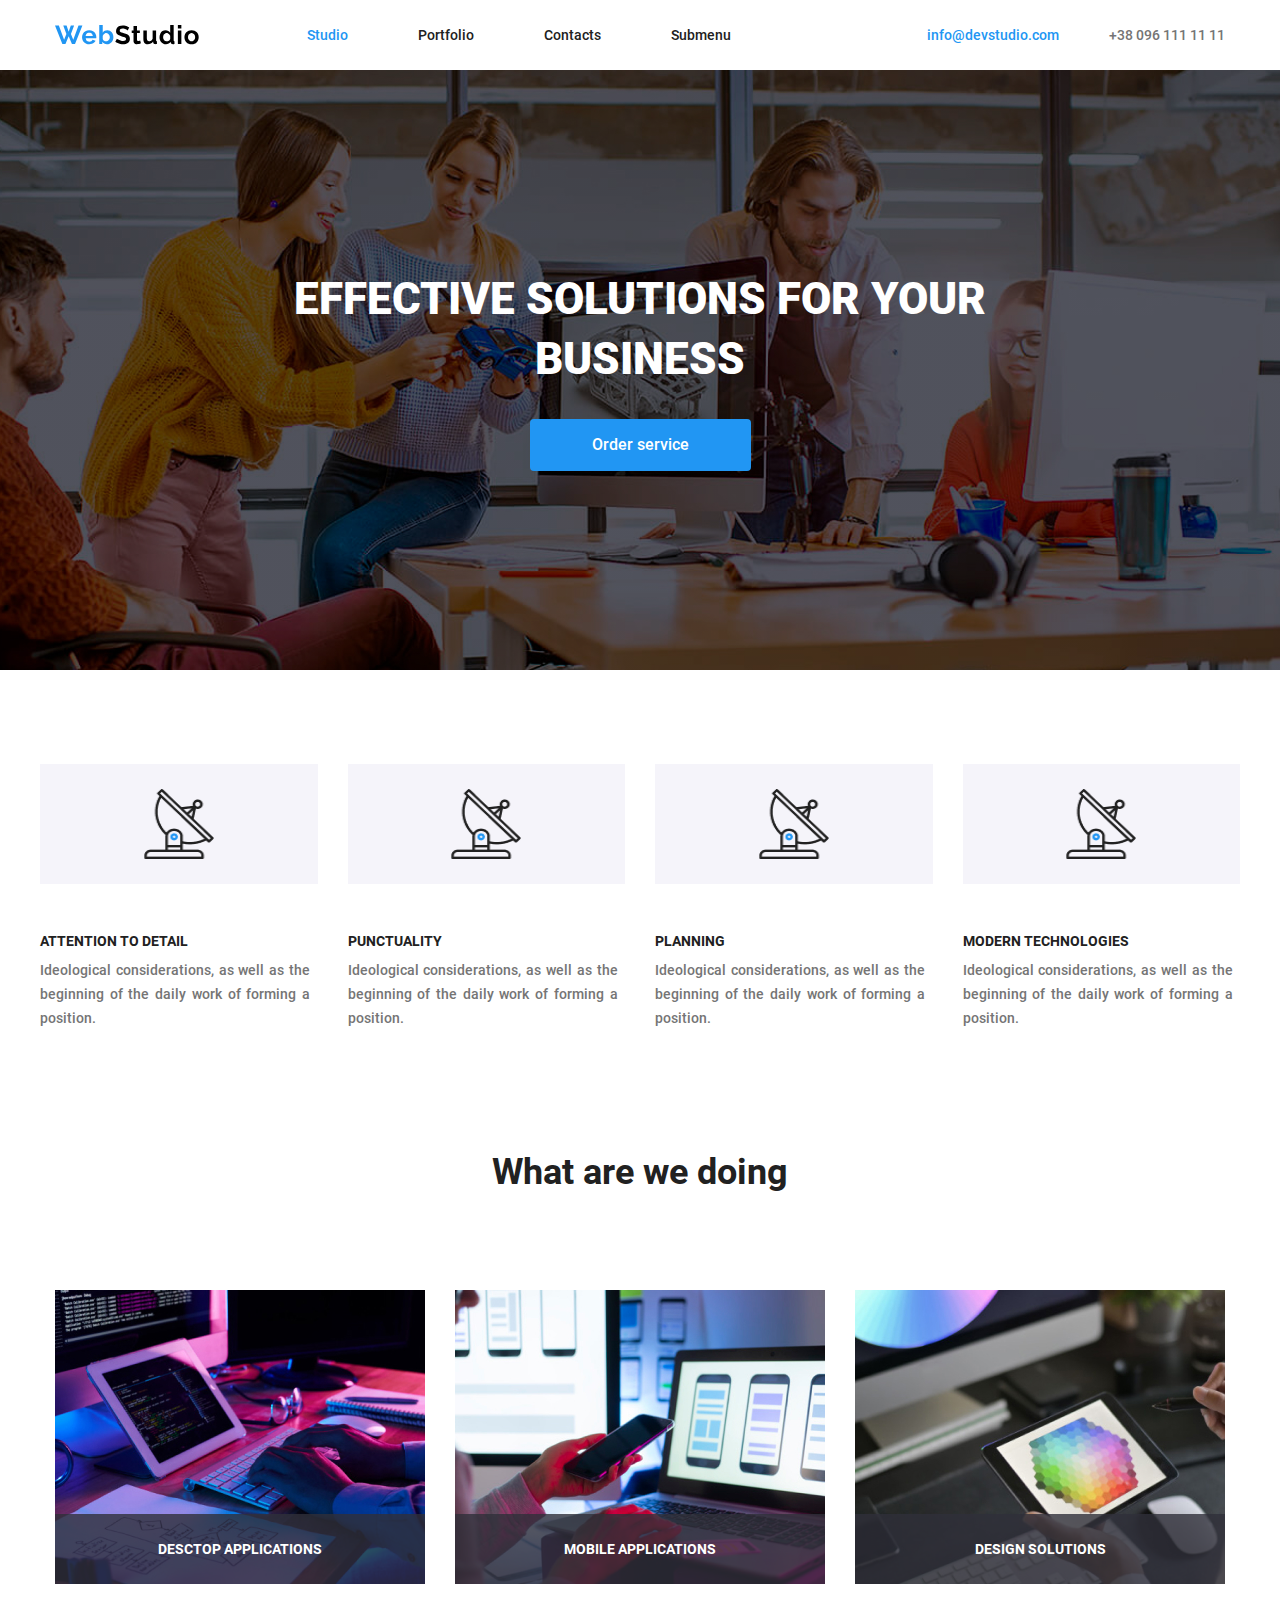
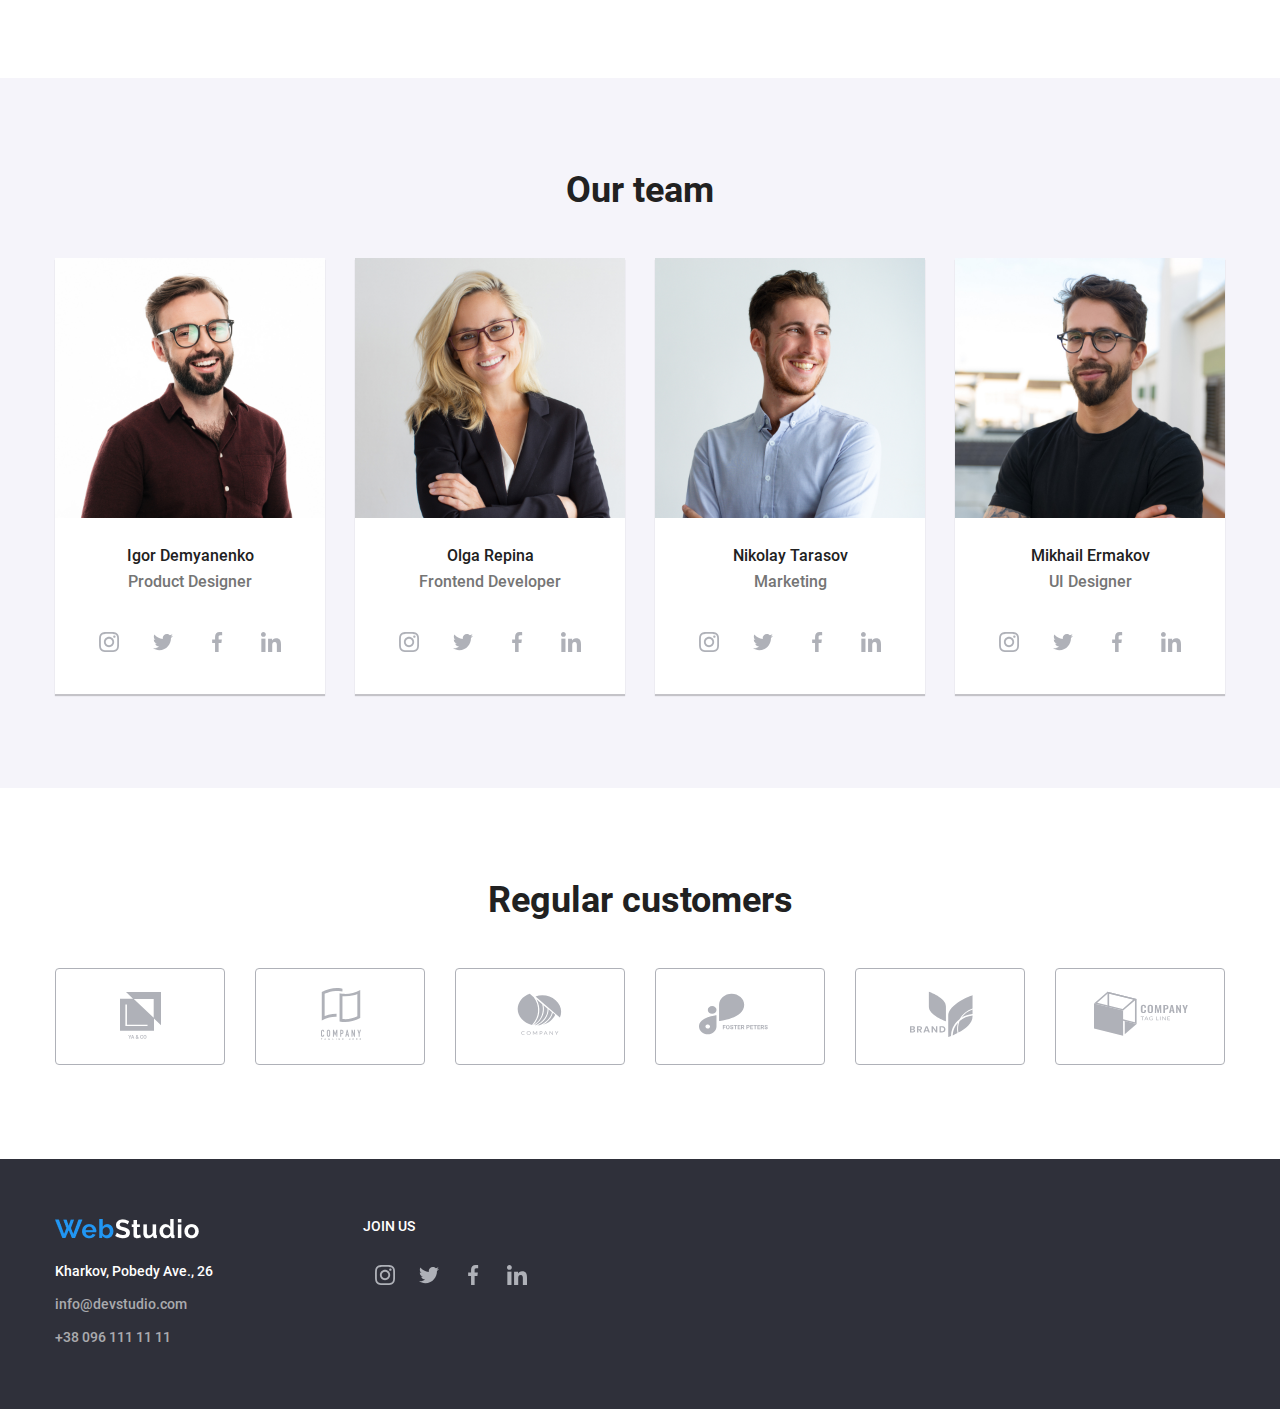
<file: index.html>
<!DOCTYPE html>
<html lang="en">

<head>
	<meta charset="UTF-8">
	<meta name="viewport" content="width=device-width, initial-scale=1.0">
	<link rel="stylesheet" href="css/styles.css">
	<title>Web Studio</title>
</head>

<body>
	<header class="header">
		<div class="container header-container">
			<!-- LOGO -->
			<a class="header-logo" href="#">
				<img src="img/logo-header.svg" alt="Web Studio" width="144" height="20">
			</a>
			<!-- MENU -->
			<ul class="header-list">
				<li>
					<a class="active" href="#">Studio</a>
				</li>
				<li>
					<a href="#">Portfolio</a>
				</li>
				<li>
					<a href="#">Contacts</a>
				</li>
				<li class="submenu">
					<a href="#">Submenu</a>
					<ul class="submenu-list">
						<li class="submenu-item">
							<a href="#">Item 1</a>
						</li>
						<li class="submenu-item">
							<a href="#">Item 2</a>
						</li>
						<li class="submenu-item third">
							<a href="#">Item 3</a>
							<ul class="submenu-list">
								<li><a href="#">Subitem 3.1</a></li>
								<li><a href="#">Subitem 3.2</a></li>
							</ul>
						</li>
					</ul>
				
			</ul>
			<div class="header-contacts">
				<a href="mailto:info@devstudio.com">info@devstudio.com</a>
				<a href="tel:+380961111111">+38 096 111 11 11</a>
			</div>

			<!-- CONTACTS -->
			<input type="checkbox" id="burger-toggle" class="burger-toggle">
			<label for="burger-toggle" class="header-burger">
				<span></span>
			</label>

			<div class="side-menu">
				<ul class="menu-list">
					<li><a href="#">Studio</a></li>
					<li><a href="#">Portfolio</a></li>
					<li><a href="#">Contacts</a></li>
					<li><a href="#">Submenu</a></li>
				</ul>
			</div>
		</div>
	</header>

	<main>
		<!-- HERO -->
		<section class="hero">
			<div class="container hero-container">
				<h1 class="hero-title">Effective solutions for your business</h1>
				<a class="hero-btn btn" href="#">Order service</a>
			</div>
		</section>

		<!-- ABOUT -->
		<section class="about">
			<div class="icons-about">
				<div class="about-card">
					<div class="icon-about"></div>
					<h2 class="about-card-title">Attention to detail</h2>
					<p class="about-card-desc">Ideological considerations, as well as the beginning of the daily work of forming
						a position.</p>
				</div>
				<div class="about-card">
					<div class="icon-about"></div>
					<h2 class="about-card-title">Punctuality</h2>
					<p class="about-card-desc">Ideological considerations, as well as the beginning of the daily work of forming
						a position.</p>
				</div>
				<div class="about-card">
					<div class="icon-about"></div>
					<h2 class="about-card-title">Planning</h2>
					<p class="about-card-desc">Ideological considerations, as well as the beginning of the daily work of forming
						a position.</p>
				</div>
				<div class="about-card">
					<div class="icon-about"></div>
					<h2 class="about-card-title">Modern technologies</h2>
					<p class="about-card-desc">Ideological considerations, as well as the beginning of the daily work of forming
						a position.</p>
				</div>
			</div>
		</section>
	
		<!-- WHAT ARE WE DOING -->

		<section class="what container">
			<div class="what-container">
				<h2 class="title">What are we doing</h2>
			</div>
			<div class="what-photos">
				<div class="what-photos-cards">
				<img class="what-photos-img" src="./img/img_1.jpg" width="370" height="294">
				<h3 class="what-photos-cards-title">Desctop applications</h3>
			    </div>
				<div class="what-photos-cards">
				<img class="what-photos-img" src="./img/img_2.jpg"width="370" height="294">
				<h3 class="what-photos-cards-title">Mobile applications</h3>
			    </div>
				<div class="what-photos-cards">
				<img class="what-photos-img" src="./img/img_3.jpg"width="370" height="294">
				<h3 class="what-photos-cards-title">Design solutions</h3>
			    </div>
			</div>
		</section>

		<section class="our-team">
			<h2 class="title">Our team</h2>
			<div class="our-team-container">
				<div class="team-card">
					<img class='img' src="./img/img_4.jpg" width="270" height="260">
					<div class="team-card-text">
					<h3 class="name">Igor Demyanenko</h3>
					<p class="position">Product Designer</p>
				    </div>
					<div class="team-icons">
						<a href="#" class="icon-link">
						<svg class="icon">
							<use href="./img/sprite.svg#insta"></use>
						</svg>
					    </a>
						<a href="#" class="icon-link">
						<svg class="icon">
							<use href="./img/sprite.svg#twit"></use>
						</svg>
					    </a>
						<a href="#" class="icon-link">
						<svg class="icon">
							<use href="./img/sprite.svg#fb"></use>
						</svg>
					    </a>
						<a href="#" class="icon-link">
						<svg class="icon">
							<use href="./img/sprite.svg#l-in"></use>
						</svg>
					    </a>
					</div>
				</div>
				<div class="team-card">
					<img class='img' src="./img/img_5.jpg" width="270" height="260"> 
					<div class="team-card-text"> 
					<h3 class="name">Olga Repina</h3>
					<p class="position">Frontend Developer</p>
				    </div>
					<div class="team-icons">
						<a href="#" class="icon-link">
						<svg class="icon">
							<use href="./img/sprite.svg#insta"></use>
						</svg>
					    </a>
						<a href="#" class="icon-link">
						<svg class="icon">
							<use href="./img/sprite.svg#twit"></use>
						</svg>
					    </a>
						<a href="#" class="icon-link">
						<svg class="icon">
							<use href="./img/sprite.svg#fb"></use>
						</svg>
					    </a>
						<a href="#" class="icon-link">
						<svg class="icon">
							<use href="./img/sprite.svg#l-in"></use>
						</svg>
					    </a>
					</div>
				</div>
				<div class="team-card">
					<img class='img' src="./img/img_6.jpg" width="270" height="260">
					<div class="team-card-text">
					<h3 class="name">Nikolay Tarasov</h3>
					<p class="position">Marketing</p>
				    </div>
					<div class="team-icons">
						<a href="#" class="icon-link">
						<svg class="icon">
							<use href="./img/sprite.svg#insta"></use>
						</svg>
					    </a>
						<a href="#" class="icon-link">
						<svg class="icon">
							<use href="./img/sprite.svg#twit"></use>
						</svg>
					    </a>
						<a href="#" class="icon-link">
						<svg class="icon">
							<use href="./img/sprite.svg#fb"></use>
						</svg>
					    </a>
						<a href="#" class="icon-link">
						<svg class="icon">
							<use href="./img/sprite.svg#l-in"></use>
						</svg>
					    </a>
					</div>
				</div>
				<div class="team-card">
					<img class='img' src="./img/img_7.jpg" width="270" height="260">
					<div class="team-card-text">
					<h3 class="name">Mikhail Ermakov</h3>
					<p class="position">UI Designer</p>
				    </div>
					<div class="team-icons">
						<a href="#" class="icon-link">
						<svg class="icon">
							<use href="./img/sprite.svg#insta"></use>
						</svg>
					    </a>
						<a href="#" class="icon-link">
						<svg class="icon">
							<use href="./img/sprite.svg#twit"></use>
						</svg>
					    </a>
						<a href="#" class="icon-link">
						<svg class="icon">
							<use href="./img/sprite.svg#fb"></use>
						</svg>
					    </a>
						<a href="#" class="icon-link">
						<svg class="icon">
							<use href="./img/sprite.svg#l-in"></use>
						</svg>
					    </a>
					</div>
				</div>
			</div>
		</section>
		<section class="regular-customes">
			<h2 class="title">Regular customers</h2>
			<div class="card-links container">
				<a href="#" class="card-link">
				<div class="customers-card">
					<svg class="customers-card-icon">
						<use href="./img/sprite.svg#client-1"></use>
					</svg>
				</div>
			    </a>
				<a href="#" class="card-link">
				<div class="customers-card">
					<svg class="customers-card-icon">
						<use href="./img/sprite.svg#client-2"></use>
					</svg> 
				</div>
			    </a>
				<a href="#" class="card-link">
				<div class="customers-card">
					<svg class="customers-card-icon">
						<use href="./img/sprite.svg#client-3"></use>
					</svg>
				</div>
			    </a>
				<a href="#" class="card-link">
				<div class="customers-card">
					<svg class="customers-card-icon">
						<use href="./img/sprite.svg#client-4"></use>
					</svg>
				</div>
			    </a>
				<a href="#" class="card-link">
				<div class="customers-card">
					<svg class="customers-card-icon">
						<use href="./img/sprite.svg#client-5"></use>
					</svg>
				</div>
			    </a>
				<a href="#" class="card-link">
				<div class="customers-card">
					<svg class="customers-card-icon">
						<use href="./img/sprite.svg#client-6"></use>
					</svg>
				</div>
			    </a>
			</div>
		</section>
	</main>
	<footer>
		<div class="footer-container container">
			<div class="footer-column">
				<img class='footer-logo' src="/img/logo-footer.png">
				<div class="footer-info">
					<p>Kharkov, Pobedy Ave., 26</p>
					<a href="mailto:info@devstudio.com">info@devstudio.com</a>
					<a href="tel:+380961111111">+38 096 111 11 11</a>
				</div>
			</div>
			<div class="footer-column">
				<h3 class='footer-logo'>JOIN US</h3>
				<div class="footer-icons">
					<a href="#" class="icon-link">
					<svg class="icon">
						<use href="./img/sprite.svg#insta"></use>
					</svg>
					</a>
					<a href="#" class="icon-link">
					<svg class="icon">
						<use href="./img/sprite.svg#twit"></use>
					</svg>
					</a>
					<a href="#" class="icon-link">
					<svg class="icon">
						<use href="./img/sprite.svg#fb"></use>
					</svg>
					</a>
					<a href="#" class="icon-link">
					<svg class="icon">
						<use href="./img/sprite.svg#l-in"></use>
					</svg>
					</a>
				</div> 

			</div>

		</div>
	</footer>
</body>

</html>
</file>
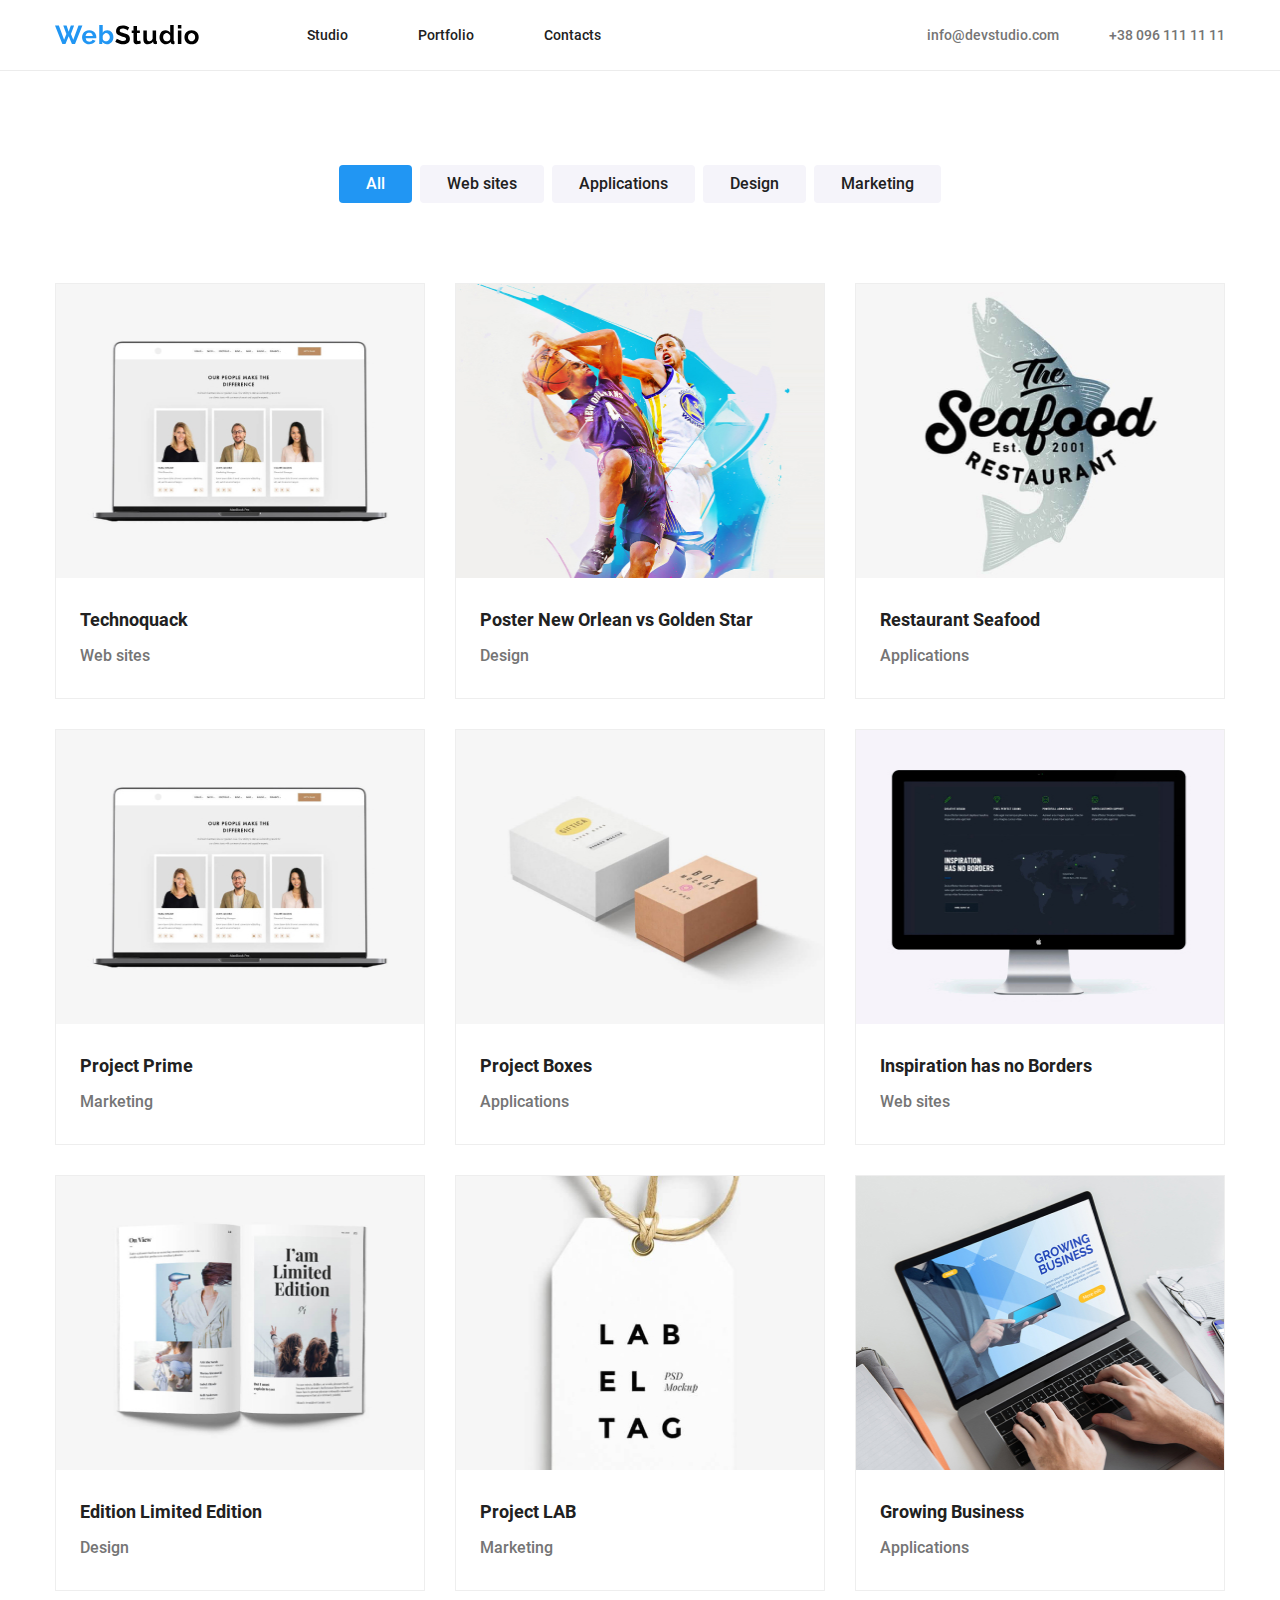
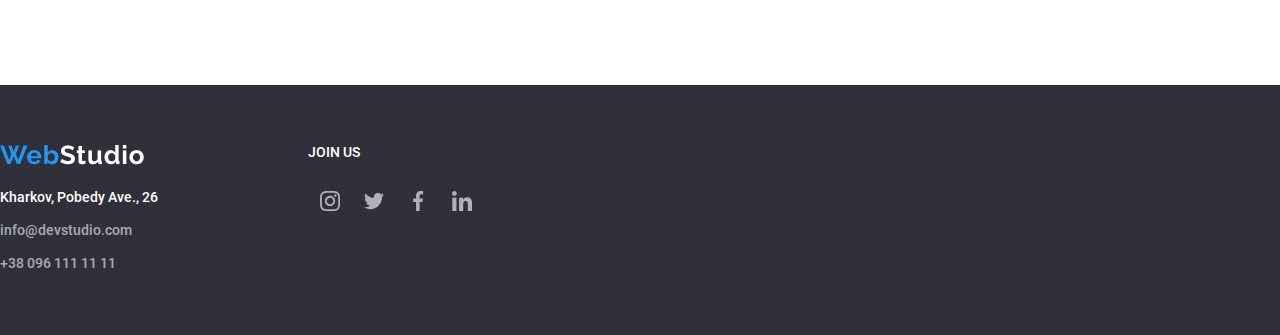
<file: 2_index.html>
<!DOCTYPE html>
<html lang="en">

<head>
	<meta charset="UTF-8">
	<meta name="viewport" content="width=device-width, initial-scale=1.0">
	<link rel="stylesheet" href="css/styles.css">
	<title>Web Studio</title>
</head>

<body>
	<header class="header-2">
		<div class="container header-container">
			<a class="header-logo" href="#">
				<img src="img/logo-header.svg" alt="Web Studio" width="144" height="20">
			</a>
			<ul class="header-list">
				<li>
					<a class="active" href="#">Studio</a>
				</li>
				<li>
					<a href="#">Portfolio</a>
				</li>
				<li>
					<a href="#">Contacts</a>
				</li>
			</ul>
			<!-- CONTACTS -->
			<div class="second-header-contacts">
				<a href="mailto:info@devstudio.com">info@devstudio.com</a>
				<a href="tel:+380961111111">+38 096 111 11 11</a>
			</div>
			<input type="checkbox" id="burger-toggle" class="burger-toggle">
			<label for="burger-toggle" class="header-burger">
				<span></span>
			</label>

			<div class="side-menu">
				<ul class="menu-list">
					<li><a href="#">Studio</a></li>
					<li><a href="#">Portfolio</a></li>
					<li><a href="#">Contacts</a></li>
					<li><a href="#">Submenu</a></li>
				</ul>
			</div>
		</div>
	</header>

	<main class="container">
        <div class="button-container">
            <button class="button active">All</button>
            <button class="button">Web sites</button>
            <button class="button">Applications</button>
            <button class="button">Design</button>
            <button class="button">Marketing</button>
        </div>
		<div class="services-cards-container">
            <div class="service-card">
                <div class="image-container">
                    <img src="./img/img_1.1.jpg" width="370" height="294" alt="Technoquack">
                    <div class="overlay-text">
                        <p>The resource offers comprehensive offers with different levels of functionality and services. All this will allow the visitor to obtain useful information about the company or individual.</p>
                    </div>
                </div>
				<div class="card-text">
					<p class="line">Technoquack</p>
					<p class="line">Web sites</p>
				</div>
			</div>
			<div class="service-card">
				<img src="./img/img_1.2.jpg" width="370" height="294">
				<div class="card-text">
				<p>Poster New Orlean vs Golden Star</p>
				<p>Design</p>
			    </div>
			</div>
			<div class="service-card">
				<img src="./img/img_1.3.jpg" width="370" height="294">
			    <div class="card-text">
				<p>Restaurant Seafood</p>
				<p>Applications</p>
			    </div>
			</div>
			<div class="service-card">
				<img src="./img/img_1.1.jpg" width="370" height="294">
				<div class="card-text">
				<p>Project Prime</p>
				<p>Marketing</p>
			    </div>
			</div>
			<div class="service-card">
				<img src="./img/img_1.5.jpg" width="370" height="294">
				<div class="card-text">
				<p>Project Boxes</p>
				<p>Applications</p>
			    </div>
			</div>
			<div class="service-card">
				<img src="./img/img_1.6.jpg" width="370" height="294">
				<div class="card-text">
				<p>Inspiration has no Borders</p>
				<p>Web sites</p>
				</div>
			</div>
			<div class="service-card">
				<img src="./img/img_1.7.jpg" width="370" height="294">
				<div class="card-text">
				<p>Edition Limited Edition</p>
				<p>Design</p>
			    </div>
			</div>
			<div class="service-card">
				<img src="./img/img_1.8.jpg" width="370" height="294">
				<div class="card-text">
				<p>Project LAB</p>
				<p>Marketing</p>
			    </div>
			</div>
			<div class="service-card">
				<img src="./img/img_1.9.jpg" width="370" height="294">
				<div class="card-text">
				<p>Growing Business</p>
				<p>Applications</p>
			    </div>
			</div>
		</div>
	</main>
	<footer>
		<div class="footer-container">
			<div class="footer-column">
				<img class='footer-logo' src="/img/logo-footer.png">
				<div class="footer-info">
					<p>Kharkov, Pobedy Ave., 26</p>
					<a href="mailto:info@devstudio.com">info@devstudio.com</a>
					<a href="tel:+380961111111">+38 096 111 11 11</a>
				</div>
			</div>
			<div class="footer-column">
				<h3 class='footer-logo'>JOIN US</h3>
				<div class="footer-icons">
					<a href="#" class="icon-link">
					<svg class="icon">
						<use href="./img/sprite.svg#insta"></use>
					</svg>
					</a>
					<a href="#" class="icon-link">
					<svg class="icon">
						<use href="./img/sprite.svg#twit"></use>
					</svg>
					</a>
					<a href="#" class="icon-link">
					<svg class="icon">
						<use href="./img/sprite.svg#fb"></use>
					</svg>
					</a>
					<a href="#" class="icon-link">
					<svg class="icon">
						<use href="./img/sprite.svg#l-in"></use>
					</svg>
					</a>
				</div> 

			</div>

		</div>
	</footer>
</body>

</html>
</file>
<file: css/styles.css>
@import url('reset.css');

/* GLOBAL CLASSES */
body {
	color: #212121;
	font-family: Roboto;
}

.container {
	max-width: 1200px;
	margin: 0 auto;
	padding: 0 15px;
}

.btn {
	display: inline-block;
	padding: 18px 62px;
	text-decoration: none;
	color: #fff;
	background: #2196F3;
	border-radius: 4px;
	cursor: pointer;
	border: 0;
}

/* HEADER */
.header {
	padding: 25px 0;
	font-weight: 500;
	font-size: 14px;
}

.header a:hover {
	color: #2196F3;
}
.header a {
    text-decoration: none;
    color: #212121;
}

.header a:hover, .header a.active {
    color: #2196F3;
}


.header-container {
	display: flex;
	align-items: center;
}

.header-logo {
	margin-right: 98px;
}

.header-list {
	display: flex;
	gap: 50px;
}

.header-contacts {
	margin-left: auto;
	display: flex;
	gap: 50px;
}
.header-contacts a[href^="mailto:"] {
    color: rgb(33, 150, 243); 
}
.header-contacts a[href^="tel:"] {
    color: rgba(117, 117, 117, 1); 
}

.header-list {
    display: flex;
    gap: 50px;
    list-style: none;
}

.header-list > li {
    position: relative;
}

.header-list a {
    text-decoration: none;
    color: #212121;
    padding: 10px;
}

.header-list a:hover {
    color: #2196F3;
}

.submenu-list {
    display: none;
    position: absolute;
    top: 100%;
    left: 0;
    background-color: #2196f3;
    min-width: 100px;
    border-radius: 5px;
}

.submenu:hover .submenu-list {
    display: block;
}

.submenu-item {
    position: relative;
}

.submenu-item > a {
    color: #fff;
    display: block;
}

.submenu-item .submenu-list {
    display: none;
    position: absolute;
    top: 0;
    left: -100%;
    min-width: 100px;
    opacity: 0;
}

.submenu-item.third:hover .submenu-list {
    display: block;
    opacity: 1;
}

.submenu-list a {
    color: #fff;
    display: block;
    text-decoration: none;
}

.submenu-list a:hover {
    background-color: #09040f;
}

/* BURGER */
.burger-toggle {
	display: none;
  }
  
  .burger-menu {
	display: none;
	cursor: pointer;
	flex-direction: column;
	gap: 5px;
	width: 25px;
	height: 20px;
  }
  
  .burger-line {
	width: 100%;
	height: 3px;
	background-color: #fff;
	transition: 0.3s;
  }
/* HERO */

.hero {
	height: 600px;
	background: linear-gradient(rgba(0,0,0,.4), rgba(0,0,0,.4)), url(../img/background-img.jpg);
	background-size: cover;
	background-position: center;
	color: #fff;
	display: flex;
	align-items: center;
}

.hero-container {
	text-align: center;
}

.hero-title {
	font-size: 44px;
	font-weight: 900;
	line-height: 60px;
	text-transform: uppercase;
	width: 700px;
	margin-bottom: 30px;
}

.hero-btn {
	font-size: 16px;
}

/* ABOUT */


 .about {
	padding: 94px 0;
	display: flex; 
    flex-direction: column; 
    justify-content: center;
    align-items: center;
}

.icons-about{
	display: flex;
    gap: 30px; 
    margin-bottom: 30px;
    max-width: 1200px; 
    width: 100%; 
    margin-left: auto; 
    margin-right: auto; 
}

.icon-about {
	height: 120px;
	background-color: rgba(245, 244, 250, 1);
	background-repeat: no-repeat;
	background-position: center;
	background-size: 70px 70px;
}

.icon-about:nth-child(1) {
    background-image: url(../img/icon-about-1.png); 
}

.icon-about:nth-child(2) {
    background-image: url(../img/icon-about-2.png); 
}

.icon-about:nth-child(3) {
    background-image: url(../img/icon-about-3.png); 
}

.icon-about:nth-child(4) {
    background-image: url(../img/icon-about-4.png); 
}

.about-cards {
	display: flex;
	gap: 30px;
}

.about-card {
	flex: 1 1 25%;
}

.about-card-title {
	font-weight: 700;
	font-size: 14px;
	margin-bottom: 10px;
	text-transform: uppercase;
	padding-top: 50px;
}

.about-card-desc {
	color:rgba(117, 117, 117, 1);
	text-align: justify;
	font-weight: 400;
	width: 270px;
	font-size: 14px;
	line-height: 24px;
} 

/* WHAT ARE WE DOING */

.what {
	padding-bottom: 94px;
}

.what-container {
	padding-bottom: 50px;
}
.title {
	text-align: center;
	font-weight: 700;
	font-size: 36px;
	margin: 0 0 50px;
}

.what-photos {
	display: flex;
	gap: 30px;
	justify-content: center;
}

.what-photos-cards {
	flex: 1 1 30%;
	position: relative;
}

.what-photos-img {
	width: 100%;
	height: 294px;
	object-fit: cover;
}

.what-photos-cards-title {
	height: 70px;
	background: rgba(47, 48, 58, .8);
	font-size: 14px;
	font-weight: 700;
	text-transform: uppercase;
	color: #fff;
	display: flex;
	justify-content: center;
 	align-items: center;
	position: absolute;
	bottom: 0;
    left: 0;
	right: 0;
}

.team-card {
    flex: 1 1 20%;
	box-shadow: 0px 2px 1px 0px rgba(0, 0, 0, 0.2);
	background-color: rgba(255, 255, 255, 1);
}

.team-card-text {
	padding-bottom: 30px;
}

.team-icons {
    display: flex;
    justify-content: center;
    gap: 10px;
	margin-bottom: 30px;
}

.icon-link {
	display: flex;
	justify-content: center;
	align-items: center;
	width: 44px;
	height: 44px;
	border-radius: 50%; 
    background-color: transparent;
}

svg.icon {
    fill: #afb1b8; 
	width: 20px;
	height: 20px;
	transform-origin: center;
} 

.icon-link:hover {
    background-color: #2196f3; 
}

.icon-link:hover .icon {
    fill: #fff; 
}

.our-team{
	background-color: rgba(245, 244, 250, 1);
	padding-top: 94px;
	padding-bottom: 94px;
}
.our-team-container {
	display: flex;
	gap: 30px;
	margin: 0 auto;
	margin-top: 50px;
	max-width: 1170px;
}
.img {
	width: 100%;
	height: 260px;
	object-fit: cover;
}
.name {
	font-size: 16px;
	font-weight: 500;
	margin-top: 30px;
	text-align: center;
}
.position {
	text-align: center;
	margin-top: 10px; 
	font-weight: 400;
	font-size: 16px;
	color: rgba(117, 117, 117, 1);
}

.regular-customes{
	margin: 94px 0;
}


.card-links {
	display: flex;
	justify-content: center;
	align-items: center;
	gap: 30px;
}


.card-link {
	border: 1px solid #AFB1B8;
	border-radius: 4px;
    position: relative;
    overflow: hidden;
  }

.customers-card-icon {
	width: 170px;
	height: 92px;
	fill: #AFB1B8;
  }
  
  .card-link::before {
    content: '';
    position: absolute;
    background-color: rgba(33, 150, 243, 1); 
    top: 0;
    left: 0;
    width: 100%;
    height: 2px;
    transform: scaleX(0); 
    transform-origin: left center; 
    transition: transform 0.8s cubic-bezier(0.4, 0, 0.2, 1); 
  }
  
    .card-link::after {
    content: '';
    position: absolute;
    background-color: rgba(33, 150, 243, 1); 
    bottom: 0;
    left: 0;
    width: 100%;
    height: 2px;
    transform: scaleX(0); 
    transform-origin: right center; 
    transition: transform 0.8s cubic-bezier(0.4, 0, 0.2, 1); 
  }
  
  .card-link .left {
    content: '';
    position: absolute;
    background-color: rgba(33, 150, 243, 1); 
    top: 0;
    left: 0;
    width: 2px;
    height: 100%;
    transform: scaleY(0); 
    transform-origin: top center; 
    transition: transform 0.8s cubic-bezier(0.4, 0, 0.2, 1);
  }
  
  .card-link .right {
    content: '';
    position: absolute;
    background-color: rgba(33, 150, 243, 1); 
    top: 0;
    right: 0;
    width: 2px;
    height: 100%;
    transform: scaleY(0); 
    transform-origin: bottom center; 
    transition: transform 0.8s cubic-bezier(0.4, 0, 0.2, 1); 
  }
  
  .card-link:hover::before {
    transform: scaleX(1); 
  }
  
  .card-link:hover::after {
    transform: scaleX(1); 
  }
  
  .card-link:hover .left {
    transform: scaleY(1); 
  }
  
  .card-link:hover .right {
    transform: scaleY(1); 
  }
   .card-link:hover {
	border-color: rgba(33, 150, 243, 1); 
  }
  .card-link:hover .customers-card-icon {
	fill: rgba(33, 150, 243, 1);
  }
	
	  .button-container {
		margin-top: 94px;
		display:flex;
        align-items: center;
        justify-content: center;
		gap: 8px;
	}
	
	.button {
		width:auto; 
		padding: 11px 27px;
		border-radius: 4px; 
		background-color: rgba(245, 244, 250, 1); 
		color: rgba(33, 33, 33, 1); 
		border: none; 
		font-size: 16px; 
		cursor: pointer; 
		font-weight: 500;
	}

	.button.active {
		background-color: rgba(33, 150, 243, 1);
		color: white;
	}
	
	.button:hover {
		background-color: rgba(33, 150, 243, 1);
		color: white;
	}
	.second-header-contacts {
		margin-left: auto;
		display: flex;
		gap: 50px;
	}
	.second-header-contacts a[href^="mailto:"] {
		color: rgba(117, 117, 117, 1); 
	}
	.second-header-contacts a[href^="tel:"] {
		color: rgba(117, 117, 117, 1); 
	}
	
.services-cards-container {
    display: flex; 
    flex-wrap: wrap; 
    gap: 30px; 
    margin: 0 auto; 
    padding: 80px 0 0;
	margin-bottom: 94px;
}

.service-card {
    flex: 1 1 30%;
    background-color: rgba(255, 255, 255, 1);
	border: 1px solid rgba(238, 238, 238, 1);
}

.header-2 {
	padding: 25px 0;
	font-weight: 500;
	font-size: 14px;
	border-bottom:rgba(236, 236, 236, 1) solid 1px ;
}
.header-2 a:hover {
	color: #2196F3;
}
.header-2 a {
    text-decoration: none;
    color: #212121;
}

.header-2 a:hover, .header a.active {
    color: #2196F3;
}

.service-card img {
    width: 100%; 
    height: 294px; 
}

.card-text {
    text-align: left; 
    padding: 24px; 
    width: 100%; 
}

.card-text p {
    font-size: 16px; 
    color: rgba(33, 33, 33, 1); 
	line-height: 36px;
	font-size: 18px;
	font-weight: 700;
	letter-spacing: 6%;
}

.card-text p:nth-child(2) {
    font-weight: 400; 
	font-size: 16px;
    color:rgba(117, 117, 117, 1); 
	letter-spacing: 3%;
}

.image-container {
    position: relative;
    width: 100%;
    height: 294px;
}

.overlay-text {
    position: absolute;
	display: flex;
	align-items: center;
    inset: 0;
    background: rgba(33, 150, 243, 0.9);
    color: white;
    font-size: 18px;
    font-weight: 400;
    line-height: 28px;
    padding: 24px;
	opacity: 0;
}
.service-card:hover .overlay-text {
	opacity: 1;
}

.header-burger {
	display: none;
}

.burger-toggle + .header-burger {
    display: none;
}
.menu-list {
	display: none;
}
footer {
    background-color: rgba(47, 48, 58, 1);
    color: #fff;
    padding: 60px 0;
    font-size: 14px;
}

.footer-container {
	display: flex;
	gap: 150px;
}

.footer-logo {
	font-size: 14px;
	margin-bottom: 20px;
}

.footer-info {
	display: flex;
	flex-flow: column;
	font-size: 14px;
	gap: 9px;
}
.footer-info p {
	line-height: 24px;
  }  
.footer-info a {
	text-decoration: none; 
	display: block; 
	color: rgba(255, 255, 255, 0.6);
	line-height: 24px;
  }
.footer-icons {
	display: flex;
  }


@media (max-width: 1200px) {

	.icons-about {
		display: flex;
		gap: 30px;
		max-width: 1200px; 
		width: 80%; 
		margin: 0 auto; 
		justify-content: center; 
		flex-wrap: wrap; 
	}
	
	.about-card {
		flex: 1 1 45%; 
		min-width: 280px; 
		box-sizing: border-box; 
	}
	
	.our-team {
		max-width: 1200px;
		margin: 0 auto;
		width: 100%;  
        position: relative; 
	}
	.header-logo {
		margin-right: 60px;
	}
	.our-team-container {
		display: flex;
	    margin-top: 50px;
	    max-width: 992px;
		gap: 15px;
		  
	}

	.header-burger {
		display: none;
	}

	.services-cards-container {
		justify-content: center;
		align-items: center;
	}

	.service-card {
		flex: 0 0 auto;

	}
    
}

@media (max-width: 992px) {

	.icons-about {
		display: flex;
		gap: 30px;
		max-width: 992px; 
		margin: 0 auto; 
		justify-content: center; 
		flex-wrap: wrap; 
	}
	
	.about-card {
		flex: 0 0 45%; 
		box-sizing: border-box; 
	}
	.header-logo {
		margin-right: 50px;
	}
	.header-list {
		gap: 8px;
	}
	.header-contacts {
		display: none;
	}
	.our-team {
		max-width: 992px;
	}
	.our-team-container {
	display: flex;
    flex-wrap: wrap;  
    justify-content: center;  
    gap: 20px;  
    max-width: 575px;  
	}
	.card-links {
		gap: 15px;
		flex-wrap: wrap;
	}
	.icons-about {
		padding: 0 15px;
	}
	
	.title {
		font-size: 26px;
	}
	.burger-toggle + .header-burger {
        display: block;
    }
	.what-photos {
		flex-wrap: wrap;
	}
	.what-photos-cards {
		flex: 1 1 45%;
	}
}

@media (max-width: 768px) {

	.services-cards-container {
		padding: 40px 0 0;
	}

	.footer-container {
		justify-content: center;
		gap: 30px;
	}

	.icons-about {
		display: flex;
		gap: 15px;
		max-width: 992px; 
		margin: 0 auto; 
		justify-content: center; 
		flex-wrap: wrap; 
	}
	
	.about-card {
		flex: 0 0 45%; 
		box-sizing: border-box; 
	}

	.our-team {
		max-width: 768px;
	}
	.hero {
		max-width: 768px;
	}
	.hero-title {
        font-size: 30px; 
        line-height: 40px; 
        margin: 0 auto 20px; 
        width: auto;  
        white-space: normal; 
    }


	.header-list, .header-contacts {
		display: none;
	}
	.header-burger {
		display: block;
		position: relative;
		margin-left: auto;
		width: 24px;
		height: 16px;
		cursor: pointer;
	}
	
	.header-burger::before,
	.header-burger::after,
	.header-burger span {
		content: '';
		position: absolute;
		left: 0;
		right: 0;
		height: 2.67px;
		background: black;
		transition: all 0.3s ease;
	}
	
	.header-burger::before {
		top: 0;
	}
	
	.header-burger span {
		top: 50%;
		transform: translateY(-50%);
	}
	
	.header-burger::after {
		bottom: 0;
	}

	.second-header-contacts {
		display: none;
	}

	.button-container {
		margin-top: 60px;
	}
	
	/* крестик */
	.burger-toggle:checked + .header-burger::before {
		transform: rotate(45deg);
		top: 50%;
	}
	
	.burger-toggle:checked + .header-burger span {
		opacity: 0;
	}
	
	.burger-toggle:checked + .header-burger::after {
		transform: rotate(-45deg);
		bottom: 50%;
	}
	
	.side-menu {
		display: block;
		position: absolute;
		top: -100%;   
		width: 120px;
		right: 0;
		height: auto;  
		background-color: white;
		box-shadow: 0 2px 10px rgba(0, 0, 0, 0.1);
		transition: right 0.3s ease; 
		z-index: 100;
		padding: 10px;
	}
	
	.menu-list {
		display: block;
		list-style: none;
		padding: 0;
		margin: 0;
		text-align: left;
	}
	
	.menu-list li {
		margin: 10px 0;
	}
	
	.menu-list li a {
		text-decoration: none;
		color: black;
		font-size: 18px;
		font-weight: 400;
	}
	
	.burger-toggle:checked ~ .side-menu {
		top: 70px; 
		right: 0; 
	}
	
	.burger-toggle:checked ~ .header-contacts {
		display: block;
		text-align: center;
		margin-top: 20px;
	}
	
	.header-contacts a {
		color: #2196F3;
		text-decoration: none;
		font-size: 16px;
		margin: 0 10px;
	}
	
}

@media (max-width: 640px) {
.button-container {
	display: flex;
	flex-wrap: wrap;
	justify-content: flex-start;

}
}
	
@media (max-width: 595px) {

	.footer-container {
		gap: 30px;
	}

	.our-team-container {
        display: flex;
        flex-wrap: wrap;
        justify-content: center;
        gap: 20px;
    }
	.team-card {
		flex: 0 0 50%;
	}
	.what-photos,
	.what-photos-cards {
		flex-basis: 100%;
	}
}

@media (max-width: 540px) {
	.what,
	.regular-customes {
		display: none;
	}
	.footer-container {
		flex-direction: column; 
		gap: 30px; 
	}
	
	.footer-column {
		display: flex;
		flex-direction: column; 
		align-items: center;
	}
	.footer-logo {
		margin-bottom: 10px;
	}
	.footer-info {
		text-align: center;
		gap: 5px;
	}
	
	.hero-title {
		font-size: 26px;
	}
	
	.hero {
        max-height: 400px;
    }
}
</file>
